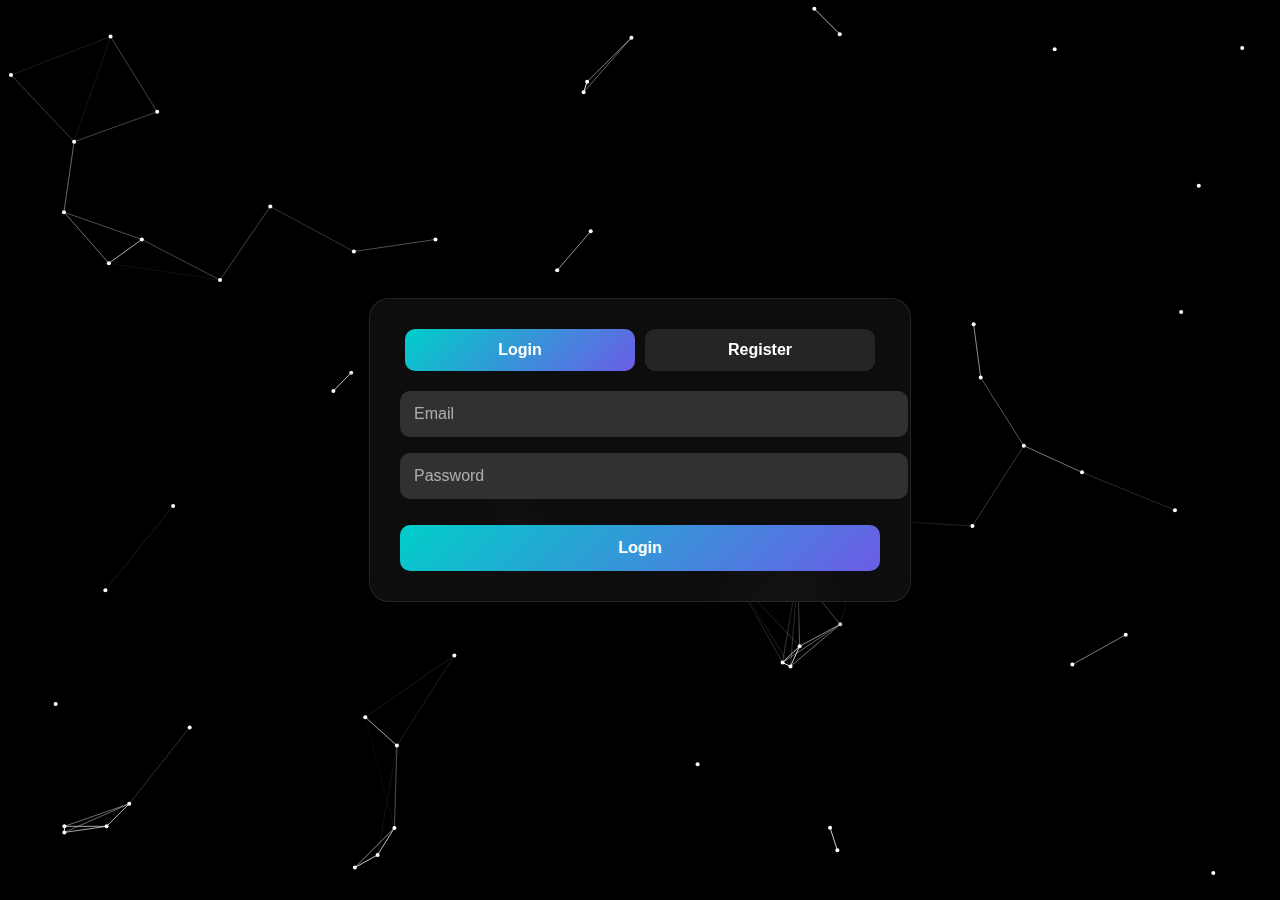
<file: index.html>
<!DOCTYPE html>
<html lang="en">
<head>
  <meta charset="UTF-8" />
  <title>SkillSwap - Dashboard</title>
  <style>
    body {
      margin: 0;
      font-family: 'Segoe UI', sans-serif;
      background: #000;
      color: white;
    }

    canvas#spiderCanvas {
      position: fixed;
      top: 0;
      left: 0;
      z-index: 0;
    }

    .header {
      display: flex;
      justify-content: space-between;
      align-items: center;
      padding: 20px;
      background: rgba(0, 0, 0, 0.6);
      backdrop-filter: blur(10px);
      z-index: 1;
      position: relative;
    }

    .logo {
      font-size: 24px;
      font-weight: bold;
    }

    .nav-links {
      display: flex;
      gap: 20px;
    }

    .nav-links a {
      color: white;
      text-decoration: none;
      padding: 8px 12px;
      background: rgba(255, 255, 255, 0.1);
      border-radius: 8px;
    }

    .logout-btn {
      background: #ff7675;
      border: none;
      color: white;
      padding: 10px 20px;
      border-radius: 8px;
      cursor: pointer;
      font-weight: bold;
    }

    .container {
      padding: 60px 20px;
      max-width: 800px;
      margin: auto;
      text-align: center;
      position: relative;
      z-index: 1;
    }

    .welcome {
      font-size: 2rem;
      margin-bottom: 20px;
    }

    .details {
      background: rgba(255, 255, 255, 0.1);
      backdrop-filter: blur(8px);
      border-radius: 15px;
      padding: 30px;
      margin-bottom: 30px;
      box-shadow: 0 0 15px rgba(0, 0, 0, 0.4);
    }

    .details h3 {
      color: #00cec9;
      margin-bottom: 10px;
    }

    .btn-group {
      display: flex;
      justify-content: center;
      gap: 20px;
      flex-wrap: wrap;
    }

    .btn {
      padding: 12px 24px;
      background: linear-gradient(135deg, #00cec9, #6c5ce7);
      border: none;
      border-radius: 10px;
      color: white;
      font-weight: bold;
      font-size: 16px;
      cursor: pointer;
      transition: 0.3s;
    }

    .btn:hover {
      transform: scale(1.05);
    }

    .toast {
      position: fixed;
      bottom: 20px;
      left: 50%;
      transform: translateX(-50%);
      background: #00c9ff;
      color: black;
      padding: 12px 24px;
      border-radius: 20px;
      font-weight: bold;
      box-shadow: 0 4px 10px rgba(0,0,0,0.5);
      display: none;
      z-index: 9999;
    }
  </style>
</head>
<body>
  <canvas id="spiderCanvas"></canvas>

  <div class="header">
    <div class="logo">🏠 Dashboard</div>
    <div class="nav-links">
      <a href="index.html">Home</a>
      <a href="search.html">Search</a>
      <a href="swaps.html">My Swaps</a>
      <button class="logout-btn" onclick="logout()">Logout</button>
    </div>
  </div>

  <div class="container">
    <div class="welcome" id="welcomeText">Welcome!</div>

    <div class="details" id="userDetails"></div>

    <div class="btn-group">
      <a class="btn" href="search.html">🔍 Search Skills</a>
      <a class="btn" href="swaps.html">📬 My Requests</a>
    </div>
  </div>

  <div class="toast" id="toast">Logged out!</div>

  <script>
    // Check login status
    const saved = localStorage.getItem('skillSwapDB');
    const db = saved ? JSON.parse(saved) : { users: [], currentUser: null, swapRequests: [] };
    const user = db.currentUser;

    if (!user || !user.email) {
      alert("Please login first.");
      window.location.href = 'skillswap_login.html';
    }

    document.getElementById("welcomeText").textContent = `Welcome, ${user.fullName}!`;
    document.getElementById("userDetails").innerHTML = `
      <h3>📍 Location:</h3>
      <p>${user.location}</p>
      <h3>🧠 Skills You Offer:</h3>
      <p>${user.skillsOffered.join(", ")}</p>
      <h3>🎯 Skills You Want:</h3>
      <p>${user.skillsWanted.join(", ")}</p>
      <h3>🕒 Availability:</h3>
      <p>${user.availability}</p>
    `;

    function logout() {
      db.currentUser = null;
      localStorage.setItem('skillSwapDB', JSON.stringify(db));
      const toast = document.getElementById("toast");
      toast.style.display = "block";
      setTimeout(() => {
        window.location.href = "skillswap_login.html";
      }, 1500);
    }
  </script>

  <script>
    // Spider Web Background
    const canvas = document.getElementById('spiderCanvas');
    const ctx = canvas.getContext('2d');
    canvas.width = window.innerWidth;
    canvas.height = window.innerHeight;

    let points = [];
    for (let i = 0; i < 60; i++) {
      points.push({
        x: Math.random() * canvas.width,
        y: Math.random() * canvas.height,
        vx: (Math.random() - 0.5),
        vy: (Math.random() - 0.5)
      });
    }

    const mouse = { x: null, y: null };
    window.addEventListener('mousemove', e => {
      mouse.x = e.x;
      mouse.y = e.y;
    });

    function drawWeb() {
      ctx.clearRect(0, 0, canvas.width, canvas.height);
      for (let p of points) {
        p.x += p.vx;
        p.y += p.vy;
        if (p.x < 0 || p.x > canvas.width) p.vx *= -1;
        if (p.y < 0 || p.y > canvas.height) p.vy *= -1;
        ctx.beginPath();
        ctx.arc(p.x, p.y, 2, 0, Math.PI * 2);
        ctx.fillStyle = 'white';
        ctx.fill();
      }

      for (let i = 0; i < points.length; i++) {
        for (let j = i + 1; j < points.length; j++) {
          let dx = points[i].x - points[j].x;
          let dy = points[i].y - points[j].y;
          let dist = Math.sqrt(dx * dx + dy * dy);
          if (dist < 120) {
            ctx.beginPath();
            ctx.moveTo(points[i].x, points[i].y);
            ctx.lineTo(points[j].x, points[j].y);
            ctx.strokeStyle = `rgba(255,255,255,${1 - dist / 120})`;
            ctx.stroke();
          }
        }
      }

      if (mouse.x && mouse.y) {
        for (let i = 0; i < points.length; i++) {
          let dx = points[i].x - mouse.x;
          let dy = points[i].y - mouse.y;
          let dist = Math.sqrt(dx * dx + dy * dy);
          if (dist < 150) {
            ctx.beginPath();
            ctx.moveTo(points[i].x, points[i].y);
            ctx.lineTo(mouse.x, mouse.y);
            ctx.strokeStyle = `rgba(255,255,255,${1 - dist / 150})`;
            ctx.stroke();
          }
        }
      }

      requestAnimationFrame(drawWeb);
    }

    drawWeb();
  </script>
</body>
</html>
</file>
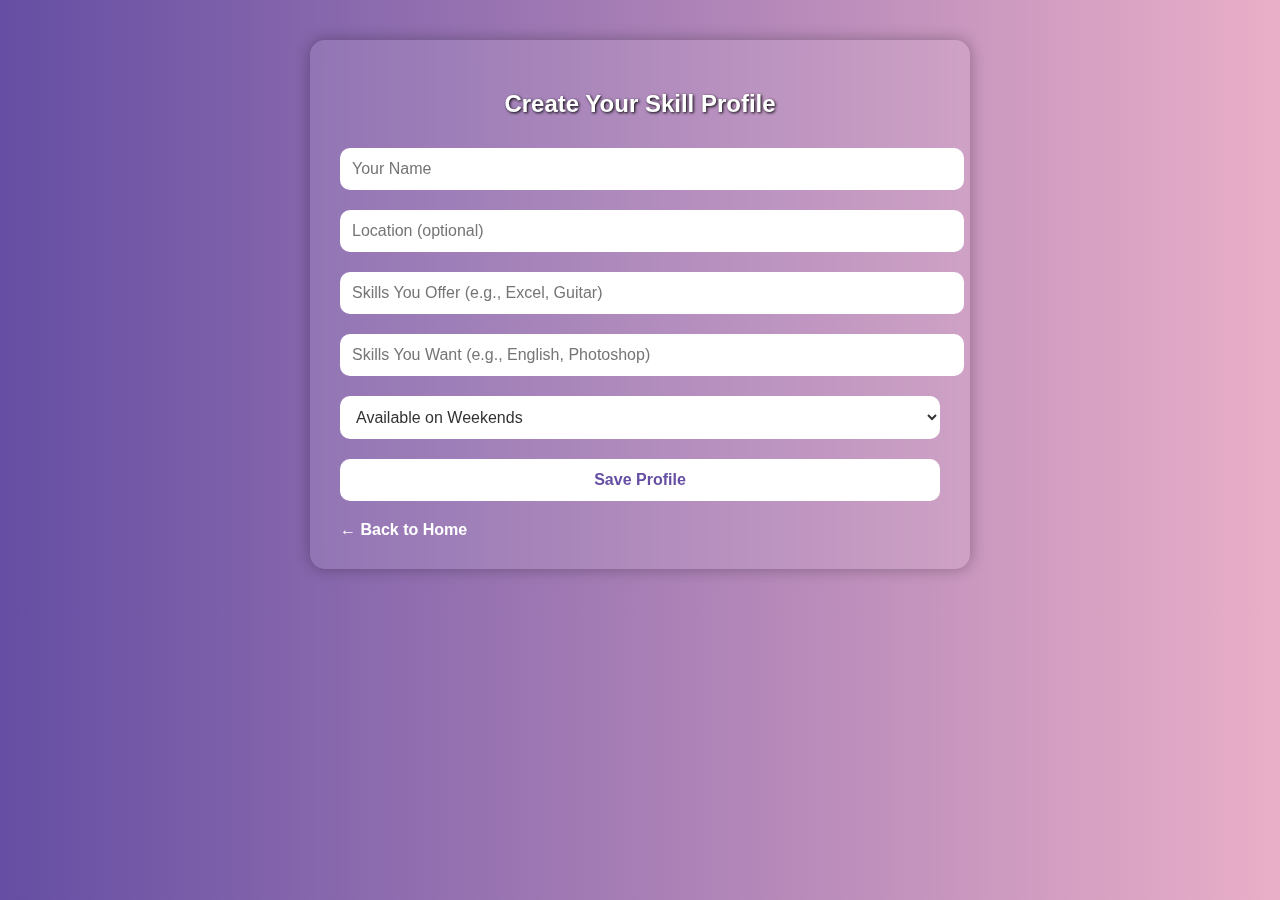
<file: profile.html>
<!DOCTYPE html>
<html lang="en">
<head>
  <meta charset="UTF-8">
  <title>Profile - SkillSwap</title>
  <style>
    body {
      margin: 0;
      font-family: 'Segoe UI', sans-serif;
      background: linear-gradient(to right, #654ea3, #eaafc8);
      color: white;
    }

    .container {
      max-width: 600px;
      margin: 40px auto;
      background: rgba(255, 255, 255, 0.1);
      backdrop-filter: blur(10px);
      padding: 30px;
      border-radius: 15px;
      box-shadow: 0 0 15px rgba(0,0,0,0.3);
    }

    h2 {
      text-align: center;
      text-shadow: 1px 1px 3px #000;
    }

    input, select, button {
      width: 100%;
      padding: 12px;
      margin: 10px 0;
      border: none;
      border-radius: 10px;
      font-size: 16px;
    }

    input, select {
      background: #fff;
      color: #333;
    }

    button {
      background-color: #fff;
      color: #654ea3;
      font-weight: bold;
      transition: transform 0.3s, background 0.3s;
    }

    button:hover {
      background-color: #f5f5f5;
      transform: scale(1.05);
    }

    .back {
      display: inline-block;
      margin-top: 10px;
      color: white;
      text-decoration: none;
      font-weight: bold;
    }
  </style>
</head>
<body>
  <div class="container">
    <h2>Create Your Skill Profile</h2>
    <form>
      <input type="text" placeholder="Your Name">
      <input type="text" placeholder="Location (optional)">
      <input type="text" placeholder="Skills You Offer (e.g., Excel, Guitar)">
      <input type="text" placeholder="Skills You Want (e.g., English, Photoshop)">
      <select>
        <option>Available on Weekends</option>
        <option>Available Evenings</option>
      </select>
      <button type="submit">Save Profile</button>
    </form>
    <a href="index.html" class="back">← Back to Home</a>
  </div>
</body>
</html>
</file>
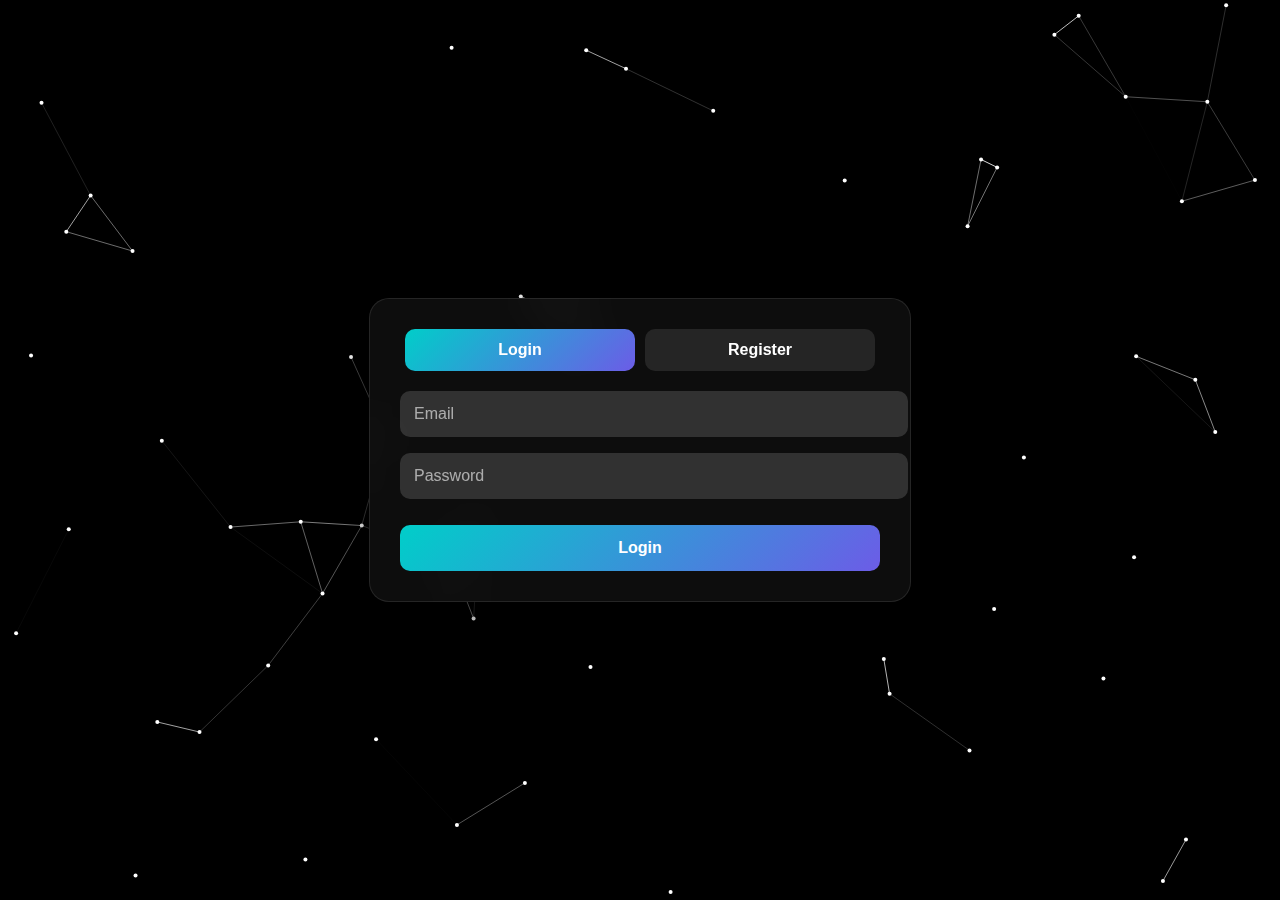
<file: search.html>
<!DOCTYPE html>
<html lang="en">
<head>
  <meta charset="UTF-8" />
  <title>Search - SkillSwap</title>
  <style>
    body {
      margin: 0;
      font-family: 'Segoe UI', sans-serif;
      background: #000;
      color: #fff;
    }

    canvas#spiderCanvas {
      position: fixed;
      top: 0;
      left: 0;
      z-index: 0;
    }

    h2 {
      text-align: center;
      margin-top: 30px;
      color: #fff;
      z-index: 1;
      position: relative;
      text-shadow: 1px 1px 3px #000;
    }

    .search-container {
      max-width: 600px;
      margin: 20px auto;
      background: rgba(255, 255, 255, 0.1);
      backdrop-filter: blur(8px);
      padding: 20px;
      border-radius: 15px;
      position: relative;
      z-index: 1;
    }

    input {
      width: 100%;
      padding: 12px;
      border-radius: 8px;
      border: none;
      font-size: 16px;
      margin-bottom: 20px;
      background: #1e1e1e;
      color: white;
    }

    .result {
      background: rgba(255, 255, 255, 0.08);
      color: #fff;
      padding: 15px;
      margin-bottom: 15px;
      border-radius: 10px;
      box-shadow: 0 0 10px rgba(0,0,0,0.3);
    }

    button {
      background-color: #00c9ff;
      color: white;
      border: none;
      padding: 10px 20px;
      border-radius: 8px;
      font-weight: bold;
      transition: 0.3s ease;
      cursor: pointer;
    }

    button:hover {
      background-color: #0088cc;
      transform: scale(1.05);
    }

    .back {
      display: inline-block;
      margin: 20px auto;
      text-align: center;
      width: 100%;
      color: white;
      font-weight: bold;
      text-decoration: none;
      z-index: 1;
      position: relative;
    }

    .toast {
      position: fixed;
      bottom: 20px;
      left: 50%;
      transform: translateX(-50%);
      background: #00c9ff;
      color: black;
      padding: 12px 24px;
      border-radius: 20px;
      font-weight: bold;
      box-shadow: 0 4px 10px rgba(0,0,0,0.5);
      display: none;
      z-index: 9999;
    }
  </style>
</head>
<body>
  <canvas id="spiderCanvas"></canvas>

  <h2>Search People by Skills</h2>
  <div class="search-container">
    <input type="text" id="skillSearch" placeholder="Search Skill...">
    <div id="results"></div>
  </div>
  <a href="index.html" class="back">← Back to Home</a>

  <div class="toast" id="toast">Toast message</div>

  <script>
    // Toast
    function showToast(msg) {
      const toast = document.getElementById('toast');
      toast.innerText = msg;
      toast.style.display = 'block';
      setTimeout(() => toast.style.display = 'none', 3000);
    }

    // Load DB
    const db = JSON.parse(localStorage.getItem('skillSwapDB') || '{"users":[],"currentUser":null,"swapRequests":[]}');
    const currentUser = db.currentUser;

    if (!currentUser) {
      alert("Login required");
      window.location.href = "skillswap_login.html";
    }

    const resultsDiv = document.getElementById('results');
    const input = document.getElementById('skillSearch');

    function renderResults(filter = "") {
      const matches = db.users.filter(u =>
        u.email !== currentUser.email &&
        u.skillsOffered.some(skill =>
          skill.toLowerCase().includes(filter.toLowerCase())
        )
      );

      if (matches.length === 0) {
        resultsDiv.innerHTML = "<p>No users found with that skill.</p>";
        return;
      }

      resultsDiv.innerHTML = matches.map(user => `
        <div class="result">
          <strong>${user.fullName} (${user.location})</strong><br>
          Offers: ${user.skillsOffered.join(" | ")}<br>
          Wants: ${user.skillsWanted.join(" | ")}<br>
          <button onclick="sendRequest('${user.email}')">Send Swap Request</button>
        </div>
      `).join("");
    }

    function sendRequest(toEmail) {
      const toUser = db.users.find(u => u.email === toEmail);
      if (!toUser) return;

      // Basic match: first matching skill
      const skillOffered = currentUser.skillsOffered.find(s => toUser.skillsWanted.includes(s)) || currentUser.skillsOffered[0];
      const skillWanted = toUser.skillsOffered.find(s => currentUser.skillsWanted.includes(s)) || toUser.skillsOffered[0];

      db.swapRequests.push({
        from: currentUser.email,
        to: toEmail,
        toName: toUser.fullName,
        skillOffered,
        skillWanted,
        status: "Pending"
      });

      localStorage.setItem('skillSwapDB', JSON.stringify(db));
      showToast("Swap request sent!");
    }

    input.addEventListener("input", () => {
      renderResults(input.value);
    });

    renderResults();

    // Spider Web
    const canvas = document.getElementById('spiderCanvas');
    const ctx = canvas.getContext('2d');
    canvas.width = window.innerWidth;
    canvas.height = window.innerHeight;

    let points = [];
    for (let i = 0; i < 60; i++) {
      points.push({
        x: Math.random() * canvas.width,
        y: Math.random() * canvas.height,
        vx: (Math.random() - 0.5),
        vy: (Math.random() - 0.5)
      });
    }

    const mouse = { x: null, y: null };
    window.addEventListener('mousemove', e => {
      mouse.x = e.x;
      mouse.y = e.y;
    });

    function draw() {
      ctx.clearRect(0, 0, canvas.width, canvas.height);
      for (let p of points) {
        p.x += p.vx;
        p.y += p.vy;
        if (p.x < 0 || p.x > canvas.width) p.vx *= -1;
        if (p.y < 0 || p.y > canvas.height) p.vy *= -1;
        ctx.beginPath();
        ctx.arc(p.x, p.y, 2, 0, Math.PI * 2);
        ctx.fillStyle = 'white';
        ctx.fill();
      }

      for (let i = 0; i < points.length; i++) {
        for (let j = i + 1; j < points.length; j++) {
          let dx = points[i].x - points[j].x;
          let dy = points[i].y - points[j].y;
          let dist = Math.sqrt(dx * dx + dy * dy);
          if (dist < 120) {
            ctx.beginPath();
            ctx.moveTo(points[i].x, points[i].y);
            ctx.lineTo(points[j].x, points[j].y);
            ctx.strokeStyle = `rgba(255,255,255,${1 - dist / 120})`;
            ctx.stroke();
          }
        }
      }

      if (mouse.x && mouse.y) {
        for (let i = 0; i < points.length; i++) {
          let dx = points[i].x - mouse.x;
          let dy = points[i].y - mouse.y;
          let dist = Math.sqrt(dx * dx + dy * dy);
          if (dist < 150) {
            ctx.beginPath();
            ctx.moveTo(points[i].x, points[i].y);
            ctx.lineTo(mouse.x, mouse.y);
            ctx.strokeStyle = `rgba(255,255,255,${1 - dist / 150})`;
            ctx.stroke();
          }
        }
      }

      requestAnimationFrame(draw);
    }

    draw();
  </script>
</body>
</html>
</file>
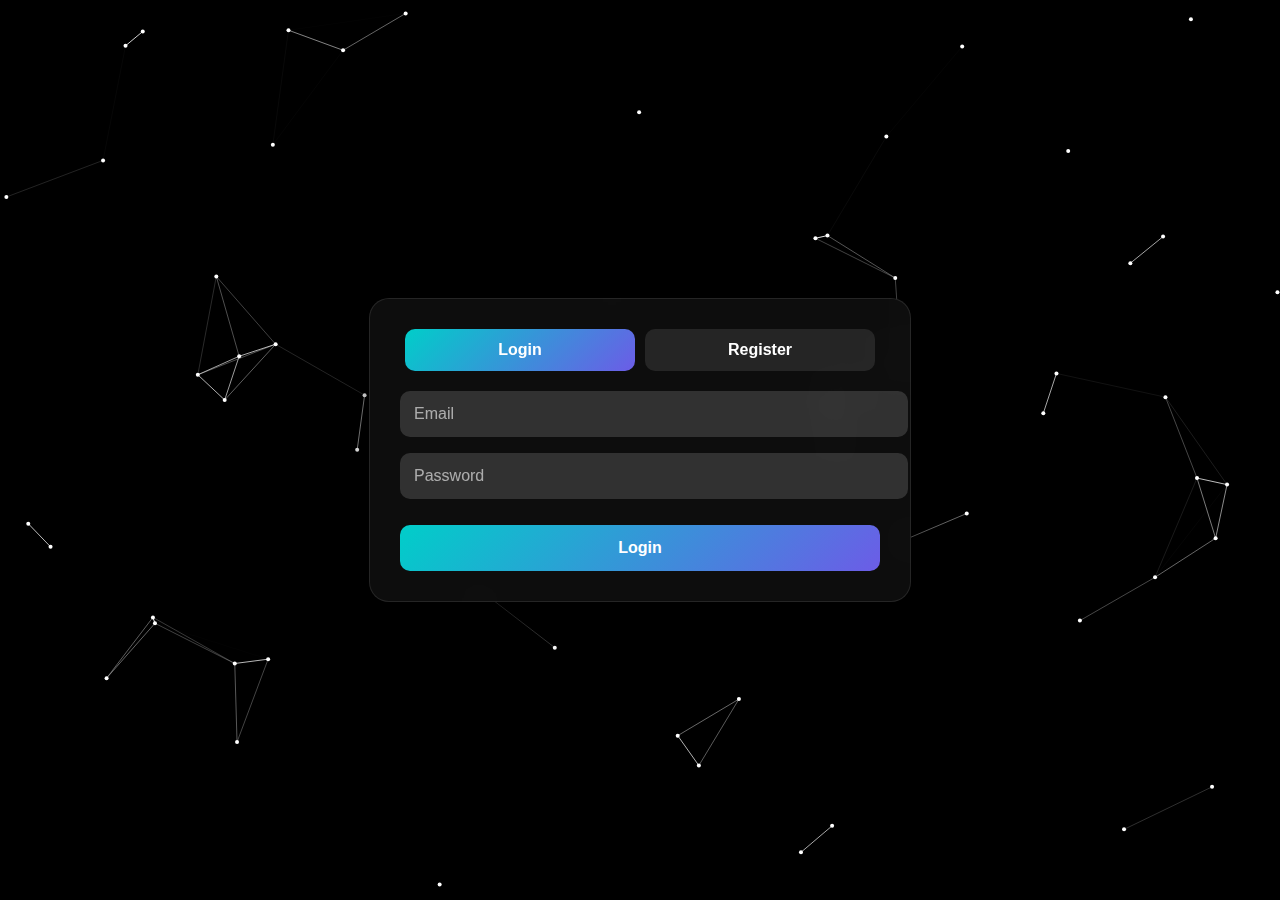
<file: skillswap_login.html>
<!DOCTYPE html>
<html lang="en">
<head>
  <meta charset="UTF-8" />
  <title>SkillSwap - Login/Register</title>
  <style>
    body {
      margin: 0;
      font-family: 'Segoe UI', sans-serif;
      background: #000;
      overflow: hidden;
      color: white;
    }

    canvas#spiderCanvas {
      position: fixed;
      top: 0;
      left: 0;
      z-index: 0;
    }

    .container {
      display: flex;
      justify-content: center;
      align-items: center;
      height: 100vh;
      position: relative;
      z-index: 1;
    }

    .box {
      background: rgba(255, 255, 255, 0.05);
      border-radius: 20px;
      padding: 30px;
      width: 90%;
      max-width: 480px;
      backdrop-filter: blur(25px);
      border: 1px solid rgba(255, 255, 255, 0.1);
      box-shadow: 0 15px 40px rgba(0, 0, 0, 0.6);
      animation: popin 1s ease-out;
    }

    .tabs {
      display: flex;
      justify-content: space-between;
      margin-bottom: 20px;
    }

    .tab-btn {
      flex: 1;
      padding: 12px;
      text-align: center;
      background: rgba(255, 255, 255, 0.1);
      color: white;
      cursor: pointer;
      border-radius: 10px;
      margin: 0 5px;
      transition: 0.3s;
      font-weight: bold;
    }

    .tab-btn.active {
      background: linear-gradient(135deg, #00cec9, #6c5ce7);
    }

    .form-group {
      margin-bottom: 16px;
    }

    input {
      width: 100%;
      padding: 14px;
      border-radius: 10px;
      border: none;
      background: rgba(255, 255, 255, 0.15);
      color: white;
      font-size: 16px;
    }

    input::placeholder {
      color: rgba(255, 255, 255, 0.6);
    }

    .btn {
      width: 100%;
      padding: 14px;
      background: linear-gradient(135deg, #00cec9, #6c5ce7);
      border: none;
      color: white;
      font-size: 16px;
      font-weight: bold;
      border-radius: 10px;
      cursor: pointer;
      margin-top: 10px;
    }

    @keyframes popin {
      from { opacity: 0; transform: scale(0.9); }
      to { opacity: 1; transform: scale(1); }
    }
  </style>
</head>
<body>
  <canvas id="spiderCanvas"></canvas>

  <div class="container">
    <div class="box">
      <div class="tabs">
        <div class="tab-btn active" onclick="showTab('login')">Login</div>
        <div class="tab-btn" onclick="showTab('register')">Register</div>
      </div>

      <!-- Login Form -->
      <div id="loginTab">
        <div class="form-group">
          <input type="text" id="loginEmail" placeholder="Email">
        </div>
        <div class="form-group">
          <input type="password" id="loginPassword" placeholder="Password">
        </div>
        <button class="btn" onclick="handleLogin()">Login</button>
      </div>

      <!-- Register Form -->
      <div id="registerTab" style="display: none;">
        <div class="form-group">
          <input type="text" id="registerName" placeholder="Full Name">
        </div>
        <div class="form-group">
          <input type="text" id="registerEmail" placeholder="Email">
        </div>
        <div class="form-group">
          <input type="password" id="registerPassword" placeholder="Password">
        </div>
        <div class="form-group">
          <input type="text" id="registerLocation" placeholder="Location (e.g., Mumbai)">
        </div>
        <div class="form-group">
          <input type="text" id="registerSkillsOffered" placeholder="Skills Offered (comma separated)">
        </div>
        <div class="form-group">
          <input type="text" id="registerSkillsWanted" placeholder="Skills Wanted (comma separated)">
        </div>
        <div class="form-group">
          <input type="text" id="registerAvailability" placeholder="Availability (Weekends, Evenings, etc)">
        </div>
        <button class="btn" onclick="handleRegister()">Register</button>
      </div>
    </div>
  </div>

  <script>
    function showTab(tab) {
      document.getElementById('loginTab').style.display = tab === 'login' ? 'block' : 'none';
      document.getElementById('registerTab').style.display = tab === 'register' ? 'block' : 'none';
      document.querySelectorAll('.tab-btn').forEach(btn => btn.classList.remove('active'));
      document.querySelector(`.tab-btn:nth-child(${tab === 'login' ? 1 : 2})`).classList.add('active');
    }

    function handleLogin() {
      const email = document.getElementById('loginEmail').value.trim();
      const password = document.getElementById('loginPassword').value.trim();

      let db = JSON.parse(localStorage.getItem('skillSwapDB') || '{"users":[],"currentUser":null,"swapRequests":[]}');
      const user = db.users.find(u => u.email === email && u.password === password);

      if (!user) {
        alert('Invalid credentials');
        return;
      }

      db.currentUser = user;
      localStorage.setItem('skillSwapDB', JSON.stringify(db));
      window.location.href = 'index.html';
    }

    function handleRegister() {
      const name = document.getElementById('registerName').value.trim();
      const email = document.getElementById('registerEmail').value.trim();
      const password = document.getElementById('registerPassword').value.trim();
      const location = document.getElementById('registerLocation').value.trim();
      const skillsOffered = document.getElementById('registerSkillsOffered').value.trim().split(',').map(s => s.trim()).filter(s => s);
      const skillsWanted = document.getElementById('registerSkillsWanted').value.trim().split(',').map(s => s.trim()).filter(s => s);
      const availability = document.getElementById('registerAvailability').value.trim();

      if (!name || !email || !password || !location || !availability || skillsOffered.length === 0 || skillsWanted.length === 0) {
        alert('Please fill in all fields');
        return;
      }

      let db = JSON.parse(localStorage.getItem('skillSwapDB') || '{"users":[],"currentUser":null,"swapRequests":[]}');

      if (db.users.find(u => u.email === email)) {
        alert('User already exists');
        return;
      }

      const newUser = {
        fullName: name,
        email: email,
        password: password,
        location: location,
        skillsOffered: skillsOffered,
        skillsWanted: skillsWanted,
        availability: availability,
        isPublic: true
      };

      db.users.push(newUser);
      db.currentUser = newUser;
      localStorage.setItem('skillSwapDB', JSON.stringify(db));
      window.location.href = 'index.html';
    }

    // Spider Web Background Script
    const canvas = document.getElementById('spiderCanvas');
    const ctx = canvas.getContext('2d');
    canvas.width = window.innerWidth;
    canvas.height = window.innerHeight;

    let points = [];
    for (let i = 0; i < 60; i++) {
      points.push({
        x: Math.random() * canvas.width,
        y: Math.random() * canvas.height,
        vx: (Math.random() - 0.5),
        vy: (Math.random() - 0.5)
      });
    }

    const mouse = { x: null, y: null };
    window.addEventListener('mousemove', e => {
      mouse.x = e.x;
      mouse.y = e.y;
    });

    function draw() {
      ctx.clearRect(0, 0, canvas.width, canvas.height);
      for (let p of points) {
        p.x += p.vx;
        p.y += p.vy;
        if (p.x < 0 || p.x > canvas.width) p.vx *= -1;
        if (p.y < 0 || p.y > canvas.height) p.vy *= -1;
        ctx.beginPath();
        ctx.arc(p.x, p.y, 2, 0, Math.PI * 2);
        ctx.fillStyle = 'white';
        ctx.fill();
      }

      for (let i = 0; i < points.length; i++) {
        for (let j = i + 1; j < points.length; j++) {
          let dx = points[i].x - points[j].x;
          let dy = points[i].y - points[j].y;
          let dist = Math.sqrt(dx * dx + dy * dy);
          if (dist < 120) {
            ctx.beginPath();
            ctx.moveTo(points[i].x, points[i].y);
            ctx.lineTo(points[j].x, points[j].y);
            ctx.strokeStyle = `rgba(255,255,255,${1 - dist / 120})`;
            ctx.stroke();
          }
        }
      }

      if (mouse.x && mouse.y) {
        for (let i = 0; i < points.length; i++) {
          let dx = points[i].x - mouse.x;
          let dy = points[i].y - mouse.y;
          let dist = Math.sqrt(dx * dx + dy * dy);
          if (dist < 150) {
            ctx.beginPath();
            ctx.moveTo(points[i].x, points[i].y);
            ctx.lineTo(mouse.x, mouse.y);
            ctx.strokeStyle = `rgba(255,255,255,${1 - dist / 150})`;
            ctx.stroke();
          }
        }
      }

      requestAnimationFrame(draw);
    }

    draw();
  </script>
</body>
</html>
</file>
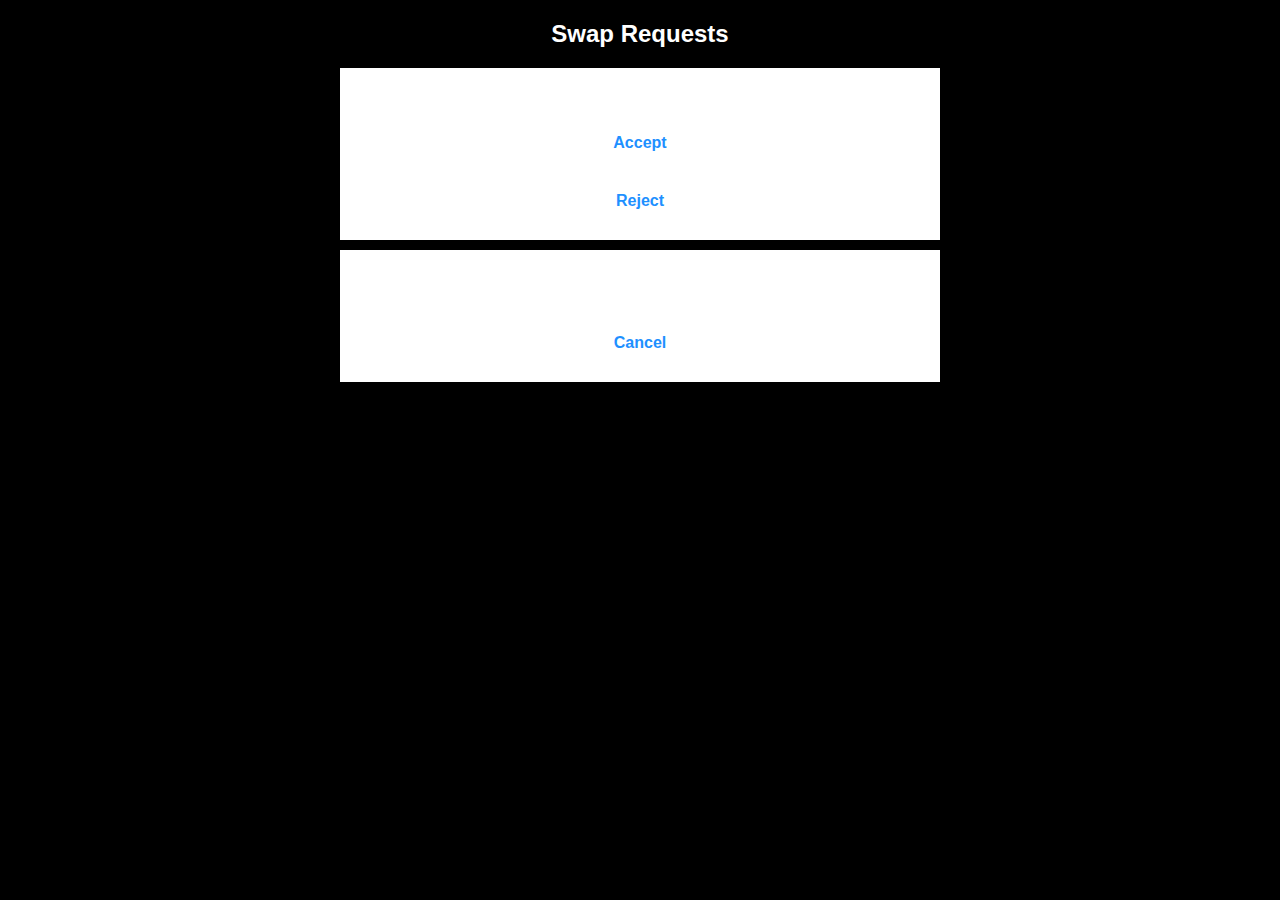
<file: swap.html>
<!DOCTYPE html>
<html>
<head>
  <title>My Swaps</title>
  <link rel="stylesheet" href="style.css">
</head>
<body>
  <h2 style="text-align:center;">Swap Requests</h2>
  <div style="max-width:600px;margin:auto;">
    <div style="background:white;padding:10px;margin-bottom:10px;">
      <strong>Swap Request from Aisha</strong><br>
      Offers: English | Wants: Photoshop<br>
      <button>Accept</button>
      <button>Reject</button>
    </div>
    <div style="background:white;padding:10px;margin-bottom:10px;">
      <strong>You sent a request to Rahul</strong><br>
      Offers: Photoshop | Wants: English<br>
      Status: Pending<br>
      <button>Cancel</button>
    </div>
  </div>
</body>
</html>
</file>
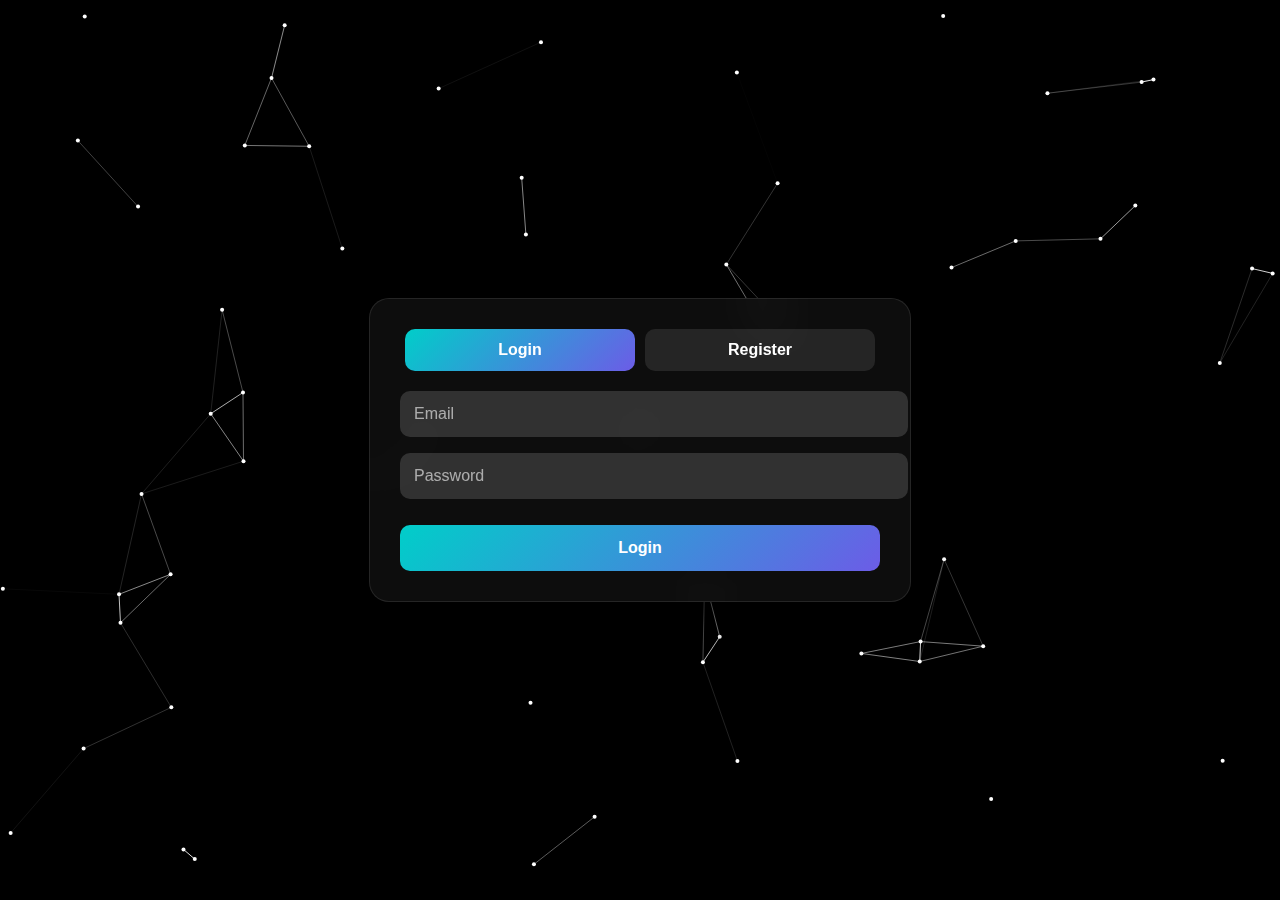
<file: swaps.html>
<!DOCTYPE html>
<html lang="en">
<head>
  <meta charset="UTF-8">
  <title>SkillSwap - My Swaps</title>
  <style>
    body {
      margin: 0;
      font-family: 'Segoe UI', sans-serif;
      background: #000;
      color: white;
      overflow-x: hidden;
    }

    canvas#spiderCanvas {
      position: fixed;
      top: 0;
      left: 0;
      z-index: 0;
    }

    .header {
      display: flex;
      justify-content: space-between;
      align-items: center;
      padding: 20px;
      background: rgba(0, 0, 0, 0.6);
      backdrop-filter: blur(10px);
      z-index: 1;
      position: relative;
    }

    .logo {
      font-size: 24px;
      font-weight: bold;
    }

    .nav-links {
      display: flex;
      gap: 20px;
    }

    .nav-links a {
      color: white;
      text-decoration: none;
      padding: 8px 12px;
      background: rgba(255, 255, 255, 0.1);
      border-radius: 8px;
      transition: 0.3s;
    }

    .nav-links a:hover {
      background: rgba(255, 255, 255, 0.2);
    }

    .logout-btn {
      background: #ff7675;
      border: none;
      color: white;
      padding: 10px 20px;
      border-radius: 8px;
      cursor: pointer;
      font-weight: bold;
    }

    .container {
      padding: 40px 20px;
      max-width: 900px;
      margin: auto;
      position: relative;
      z-index: 1;
    }

    .swap-card {
      background: rgba(255,255,255,0.06);
      border: 1px solid rgba(255,255,255,0.15);
      border-radius: 20px;
      padding: 25px;
      margin-bottom: 30px;
      box-shadow: 0 10px 25px rgba(0,0,0,0.4);
      backdrop-filter: blur(8px);
      transition: all 0.3s ease-in-out;
    }

    .swap-card:hover {
      transform: translateY(-5px);
      box-shadow: 0 15px 35px rgba(0,0,0,0.6);
    }

    .swap-title {
      font-size: 1.2rem;
      margin-bottom: 10px;
      color: #ffd700;
    }

    h2 {
      text-align: center;
      margin-bottom: 30px;
    }

    .toast {
      position: fixed;
      bottom: 20px;
      left: 50%;
      transform: translateX(-50%);
      background: #00c9ff;
      color: black;
      padding: 12px 24px;
      border-radius: 20px;
      font-weight: bold;
      box-shadow: 0 4px 10px rgba(0,0,0,0.5);
      display: none;
      z-index: 9999;
    }
  </style>
</head>
<body>
  <canvas id="spiderCanvas"></canvas>

  <div class="header">
    <div class="logo">🔄 My Swaps</div>
    <div class="nav-links">
      <a href="index.html">Dashboard</a>
      <a href="search.html">Search</a>
      <a href="swaps.html">My Swaps</a>
      <button class="logout-btn" onclick="logout()">Logout</button>
    </div>
  </div>

  <div class="container">
    <h2>📬 Sent Swap Requests</h2>
    <div id="swapsList"></div>
  </div>

  <div class="toast" id="toast">Toast message</div>

  <script>
    function showToast(message) {
      const toast = document.getElementById('toast');
      toast.innerText = message;
      toast.style.display = 'block';
      setTimeout(() => {
        toast.style.display = 'none';
      }, 3000);
    }

    if (!window.skillSwapDB) {
      const saved = localStorage.getItem('skillSwapDB');
      window.skillSwapDB = saved ? JSON.parse(saved) : { users: [], currentUser: null, swapRequests: [] };
    }

    const currentUser = window.skillSwapDB.currentUser;
    const swapRequests = window.skillSwapDB.swapRequests || [];

    if (!currentUser || !currentUser.email) {
      alert("Please login first.");
      window.location.href = 'skillswap_login.html';
    }

    function renderSwaps() {
      const container = document.getElementById('swapsList');
      const mySwaps = swapRequests.filter(s => s.from === currentUser.email);

      if (mySwaps.length === 0) {
        container.innerHTML = '<p>No swap requests sent yet.</p>';
        return;
      }

      container.innerHTML = mySwaps.map(swap => `
        <div class="swap-card">
          <div class="swap-title">To: ${swap.toName}</div>
          <p><strong>🧠 You Offer:</strong> ${swap.skillOffered}</p>
          <p><strong>🎯 You Want:</strong> ${swap.skillWanted}</p>
          <p><strong>Status:</strong> ${swap.status}</p>
        </div>
      `).join('');
    }

    function logout() {
      window.skillSwapDB.currentUser = null;
      localStorage.setItem('skillSwapDB', JSON.stringify(window.skillSwapDB));
      showToast("Logged out!");
      setTimeout(() => window.location.href = 'skillswap_login.html', 1500);
    }

    renderSwaps();
  </script>

  <script>
    // Spider Web Background
    const canvas = document.getElementById('spiderCanvas');
    const ctx = canvas.getContext('2d');
    canvas.width = window.innerWidth;
    canvas.height = window.innerHeight;

    let points = [];
    for (let i = 0; i < 60; i++) {
      points.push({
        x: Math.random() * canvas.width,
        y: Math.random() * canvas.height,
        vx: (Math.random() - 0.5),
        vy: (Math.random() - 0.5)
      });
    }

    const mouse = { x: null, y: null };
    window.addEventListener('mousemove', e => {
      mouse.x = e.x;
      mouse.y = e.y;
    });

    function drawWeb() {
      ctx.clearRect(0, 0, canvas.width, canvas.height);
      for (let p of points) {
        p.x += p.vx;
        p.y += p.vy;
        if (p.x < 0 || p.x > canvas.width) p.vx *= -1;
        if (p.y < 0 || p.y > canvas.height) p.vy *= -1;
        ctx.beginPath();
        ctx.arc(p.x, p.y, 2, 0, Math.PI * 2);
        ctx.fillStyle = 'white';
        ctx.fill();
      }

      for (let i = 0; i < points.length; i++) {
        for (let j = i + 1; j < points.length; j++) {
          let dx = points[i].x - points[j].x;
          let dy = points[i].y - points[j].y;
          let dist = Math.sqrt(dx * dx + dy * dy);
          if (dist < 120) {
            ctx.beginPath();
            ctx.moveTo(points[i].x, points[i].y);
            ctx.lineTo(points[j].x, points[j].y);
            ctx.strokeStyle = `rgba(255,255,255,${1 - dist / 120})`;
            ctx.stroke();
          }
        }
      }

      if (mouse.x && mouse.y) {
        for (let i = 0; i < points.length; i++) {
          let dx = points[i].x - mouse.x;
          let dy = points[i].y - mouse.y;
          let dist = Math.sqrt(dx * dx + dy * dy);
          if (dist < 150) {
            ctx.beginPath();
            ctx.moveTo(points[i].x, points[i].y);
            ctx.lineTo(mouse.x, mouse.y);
            ctx.strokeStyle = `rgba(255,255,255,${1 - dist / 150})`;
            ctx.stroke();
          }
        }
      }

      requestAnimationFrame(drawWeb);
    }

    drawWeb();
  </script>
</body>
</html>
</file>
<file: style.css>
/* Reset and base styles */
body {
  margin: 0;
  font-family: 'Segoe UI', sans-serif;
  background: #000;
  color: #fff;
}

/* Headers */
h2 {
  color: #ffffff;
  text-align: center;
  text-shadow: 1px 1px 2px #000;
  margin: 20px 0;
}

/* Input, Select, Button Styles */
form, input, select, button, .cta a, .search-result, .swap-box {
  font-family: 'Segoe UI', sans-serif;
}

input, select, button {
  width: 100%;
  padding: 10px;
  margin: 10px 0;
  border: none;
  border-radius: 8px;
  font-size: 16px;
}

input, select {
  background: #ffffff;
  color: #333;
}

input::placeholder {
  color: #777;
}

button {
  background-color: #ffffff;
  color: #1e90ff;
  font-weight: bold;
  cursor: pointer;
  transition: background 0.3s, color 0.3s;
}

button:hover {
  background-color: #dff9fb;
}

/* Forms */
form {
  background: rgba(255, 255, 255, 0.15);
  backdrop-filter: blur(10px);
  padding: 20px;
  border-radius: 10px;
}

/* Hero / Landing Page */
.hero {
  text-align: center;
  padding: 100px 20px;
  background: linear-gradient(135deg, #4b7bec, #8e44ad);
  color: white;
}

/* CTA Buttons */
.cta a {
  text-decoration: none;
  background: #fff;
  color: #4b7bec;
  padding: 12px 24px;
  margin: 10px;
  border-radius: 30px;
  display: inline-block;
  transition: 0.3s ease;
  font-weight: bold;
}

.cta a:hover {
  background: #dff9fb;
}

/* Search Result & Swap Box */
.search-result, .swap-box, .result, .swap-card {
  background: rgba(255, 255, 255, 0.15);
  backdrop-filter: blur(8px);
  padding: 15px;
  margin-bottom: 15px;
  border-radius: 10px;
  color: #fff;
  box-shadow: 0 0 10px rgba(0,0,0,0.2);
}

/* Buttons in Cards */
.result button, .swap-box button, .swap-card button {
  background: #00c9ff;
  color: white;
  padding: 10px 16px;
  border-radius: 8px;
  font-weight: bold;
  border: none;
  cursor: pointer;
  transition: 0.3s;
}

.result button:hover, .swap-box button:hover, .swap-card button:hover {
  background: #0088cc;
  transform: scale(1.05);
}

/* Navigation */
.header {
  display: flex;
  justify-content: space-between;
  align-items: center;
  padding: 20px;
  background: rgba(0, 0, 0, 0.6);
  backdrop-filter: blur(10px);
  position: relative;
  z-index: 1;
}

.nav-links {
  display: flex;
  gap: 20px;
}

.nav-links a {
  color: white;
  text-decoration: none;
  padding: 8px 12px;
  background: rgba(255, 255, 255, 0.1);
  border-radius: 8px;
  transition: background 0.3s;
}

.nav-links a:hover {
  background: rgba(255, 255, 255, 0.25);
}

.logout-btn {
  background: #ff7675;
  border: none;
  color: white;
  padding: 10px 20px;
  border-radius: 8px;
  cursor: pointer;
  font-weight: bold;
  transition: 0.3s;
}

.logout-btn:hover {
  background: #ff4d4d;
}

/* Containers */
.container {
  padding: 40px 20px;
  max-width: 900px;
  margin: auto;
  position: relative;
  z-index: 1;
}

/* Swap Cards */
.swap-card {
  background: rgba(255,255,255,0.06);
  border: 1px solid rgba(255,255,255,0.15);
  border-radius: 20px;
  padding: 25px;
  margin-bottom: 30px;
  box-shadow: 0 10px 25px rgba(0,0,0,0.4);
  backdrop-filter: blur(8px);
  transition: all 0.3s ease-in-out;
}

.swap-card:hover {
  transform: translateY(-5px);
  box-shadow: 0 15px 35px rgba(0,0,0,0.6);
}

.swap-title {
  font-size: 1.2rem;
  margin-bottom: 10px;
  color: #ffd700;
}

/* Back Link */
.back {
  display: inline-block;
  margin: 20px auto;
  text-align: center;
  width: 100%;
  color: white;
  font-weight: bold;
  text-decoration: none;
  position: relative;
  z-index: 1;
}
</file>
